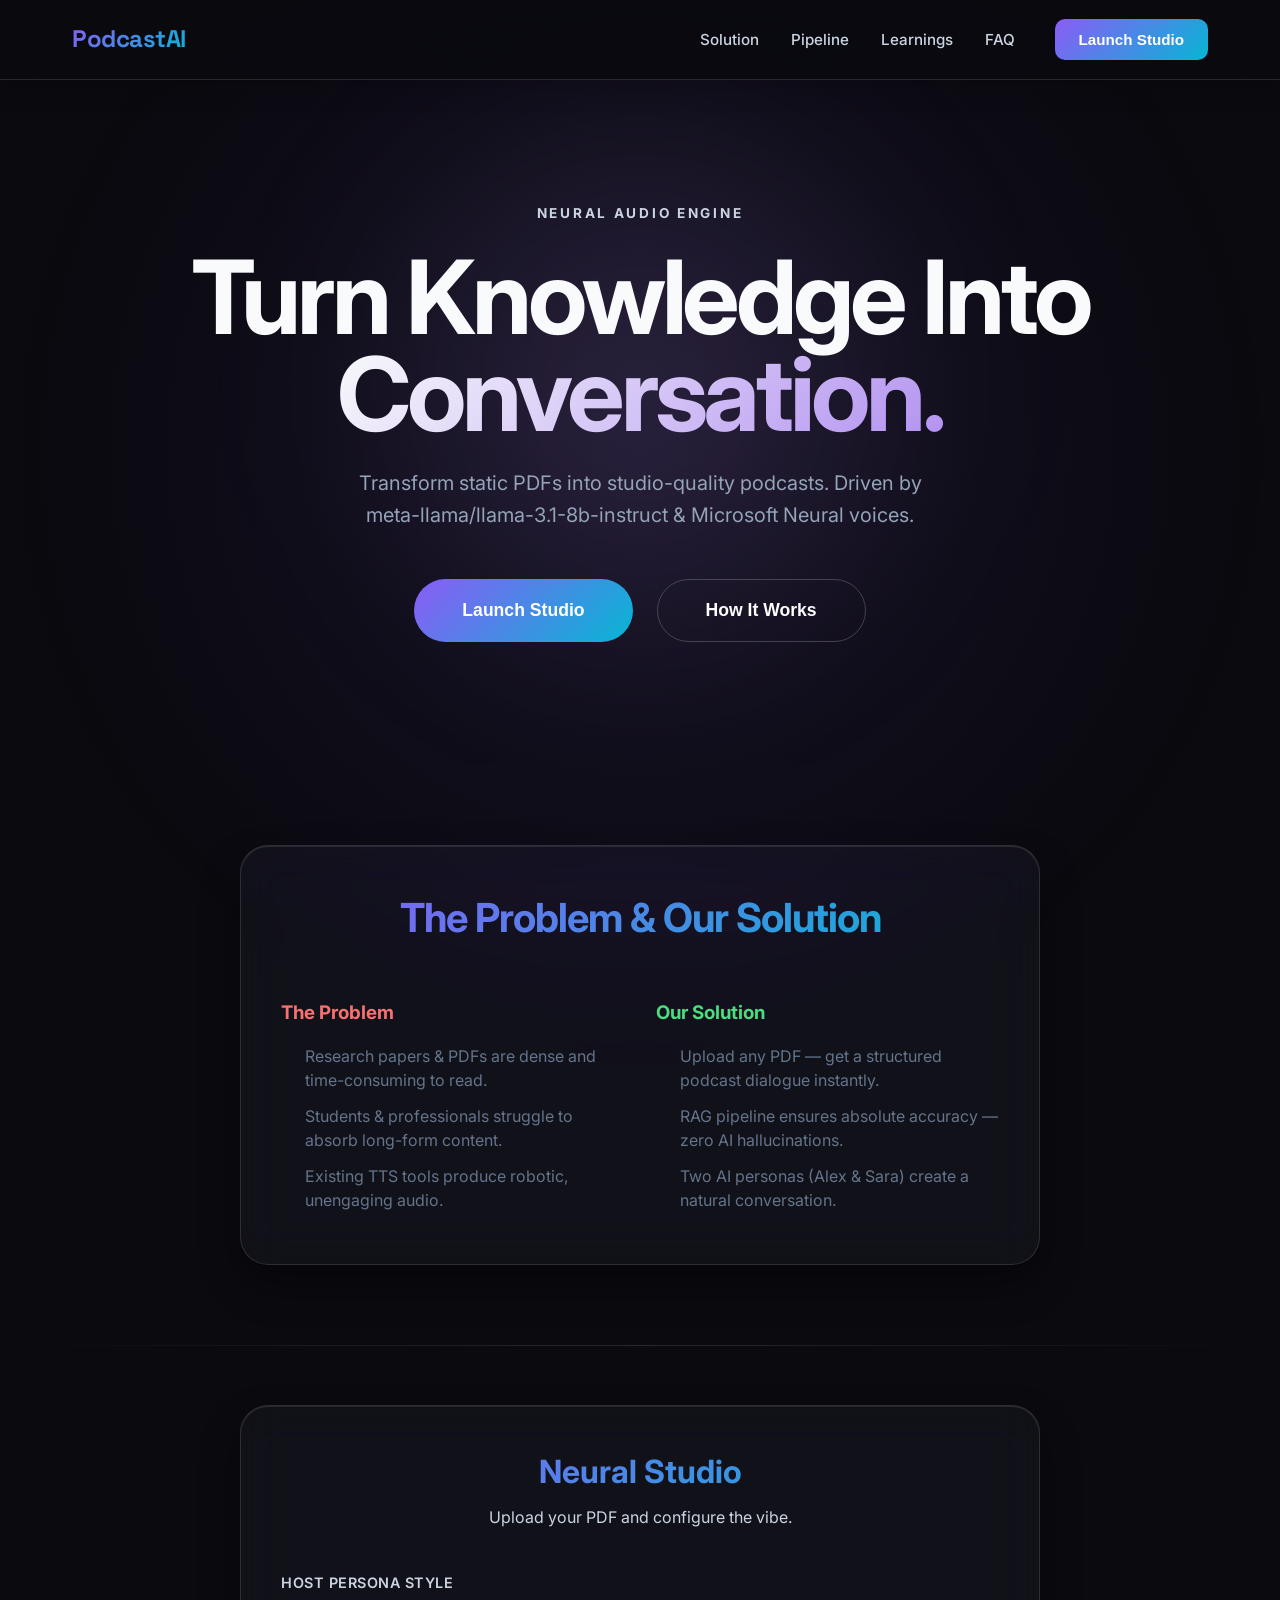
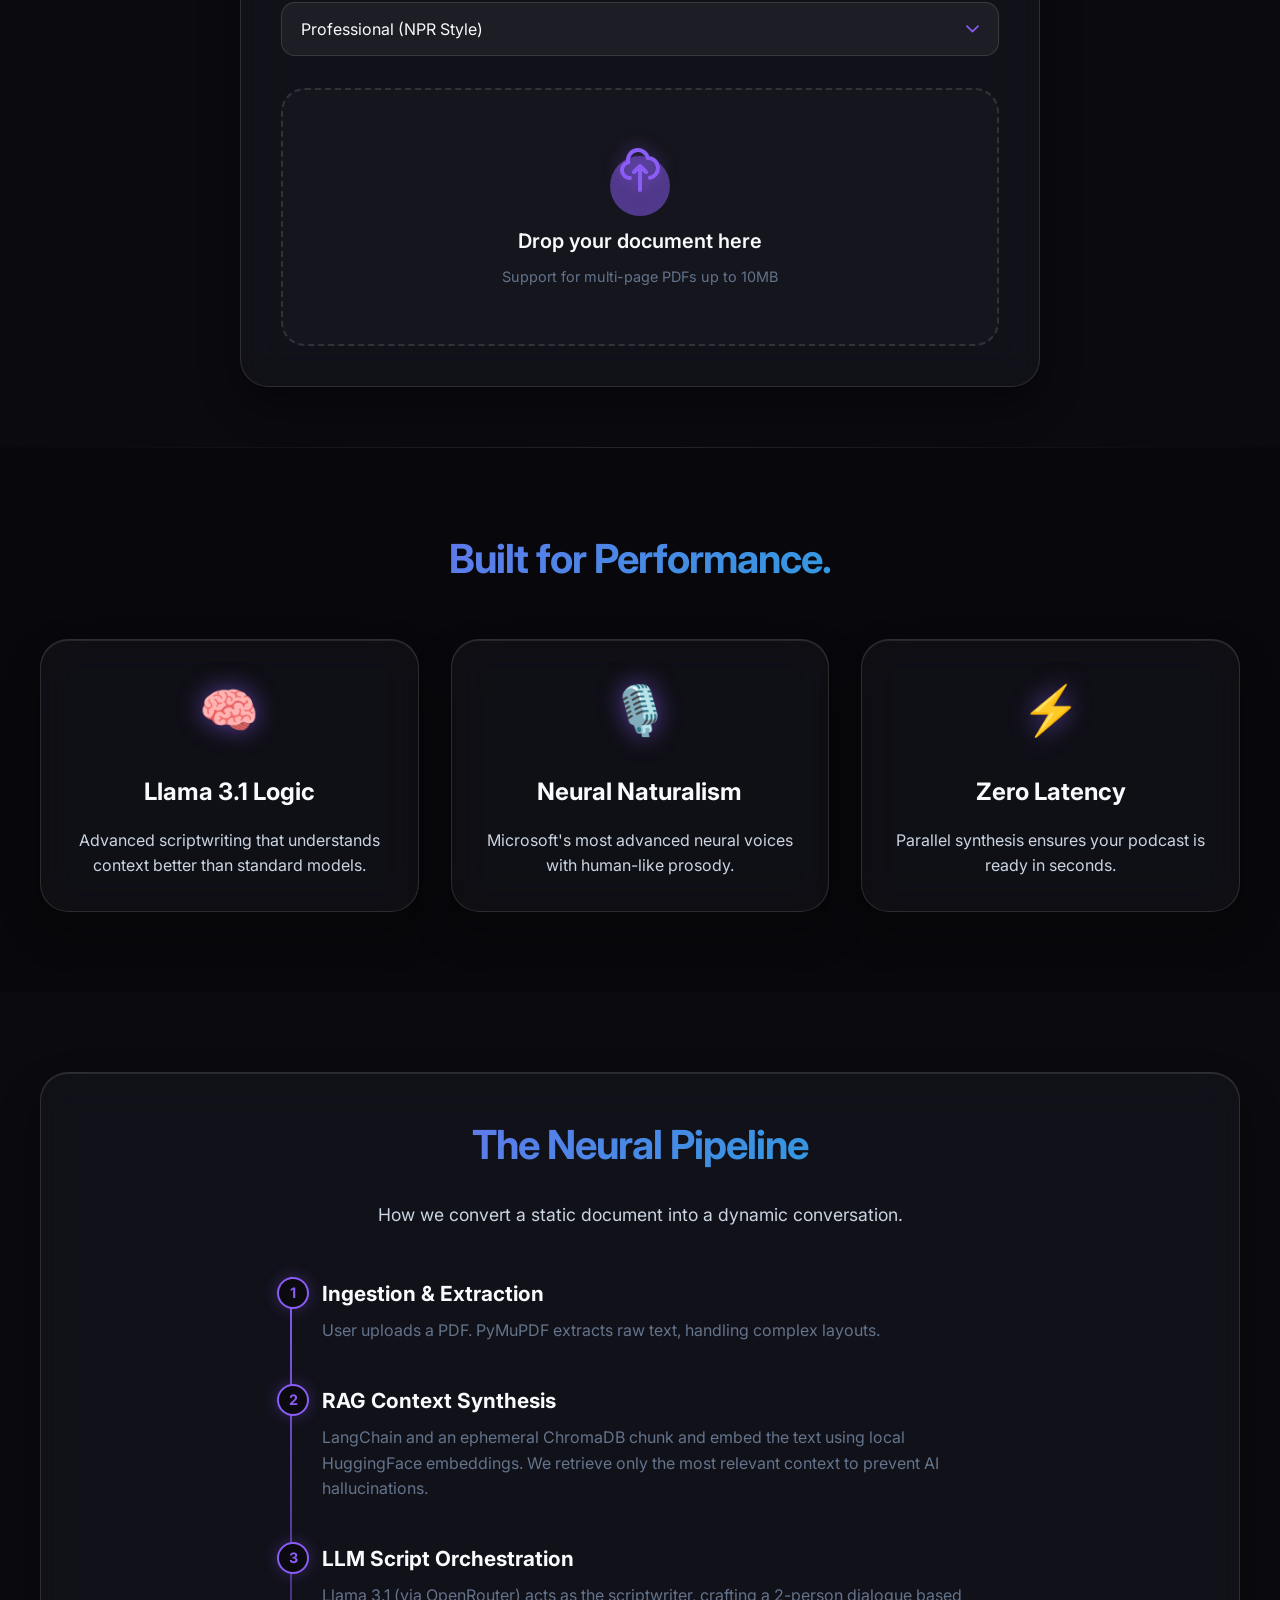
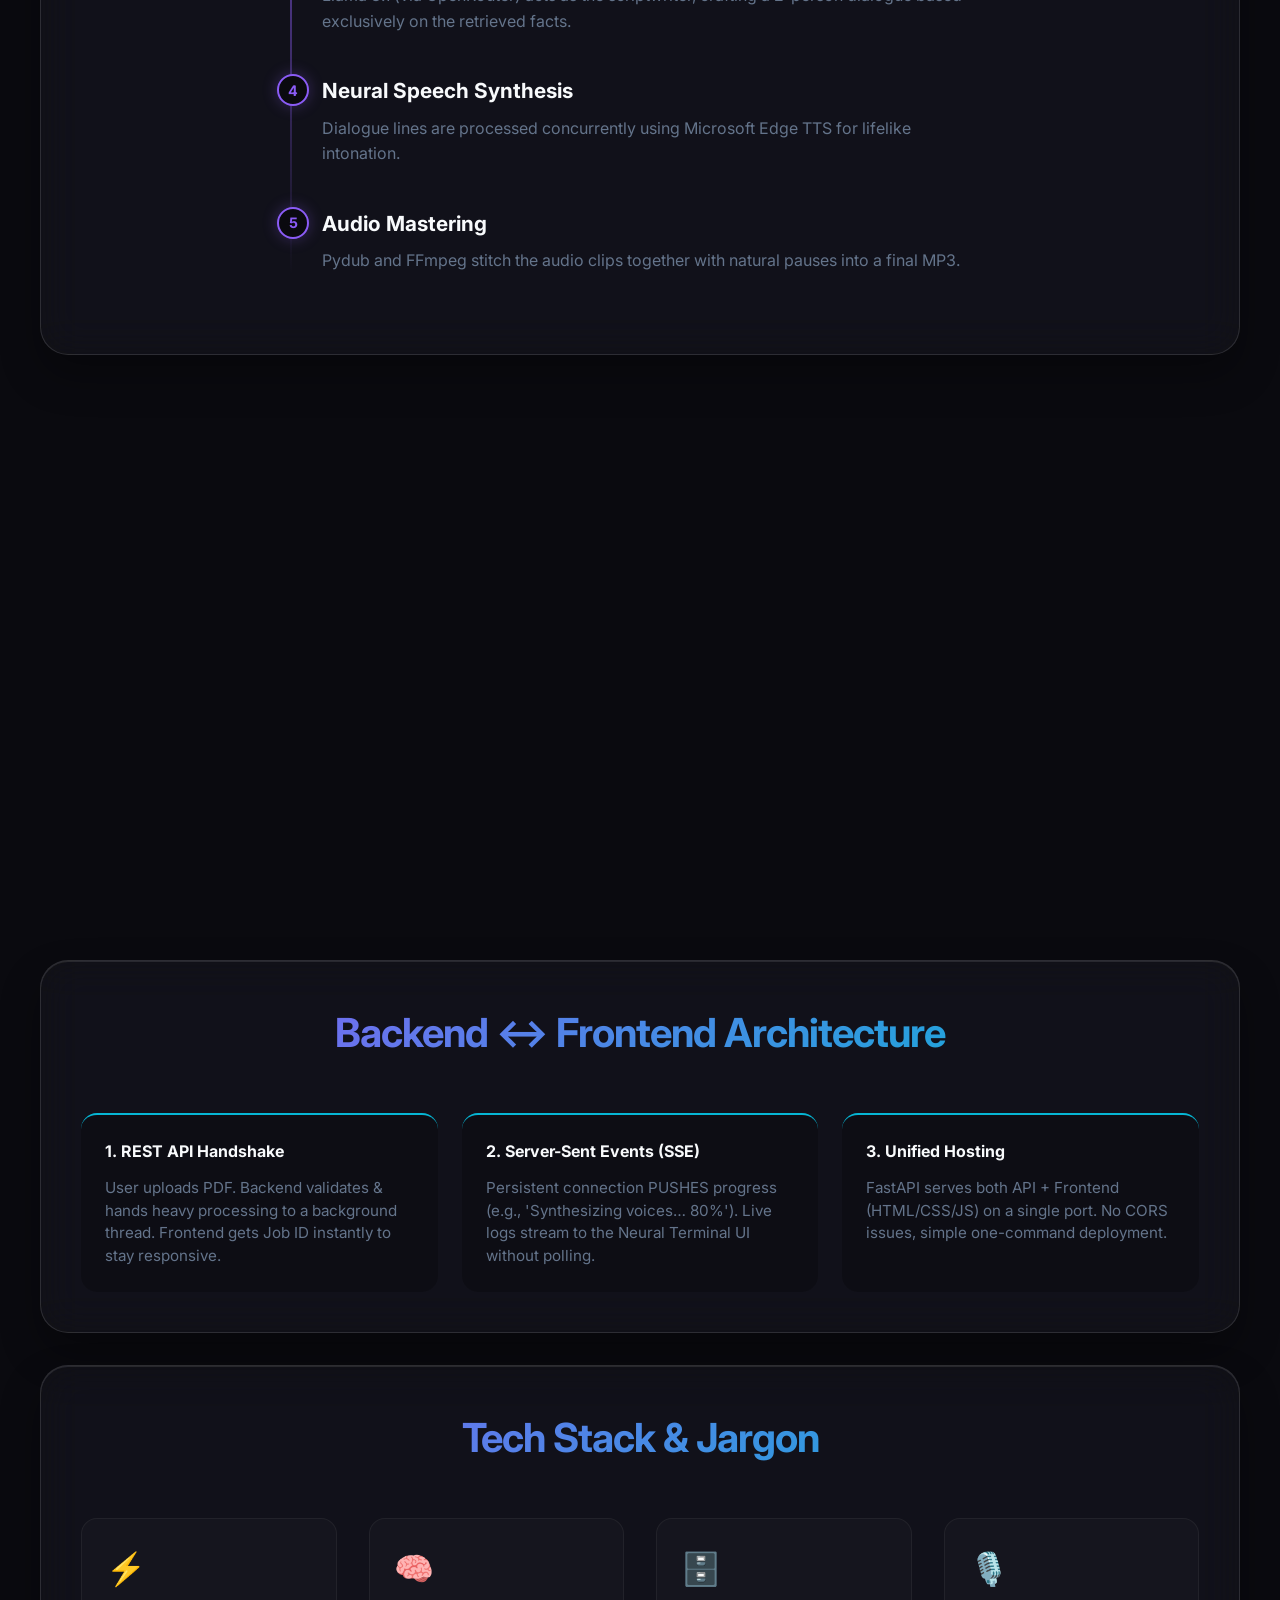
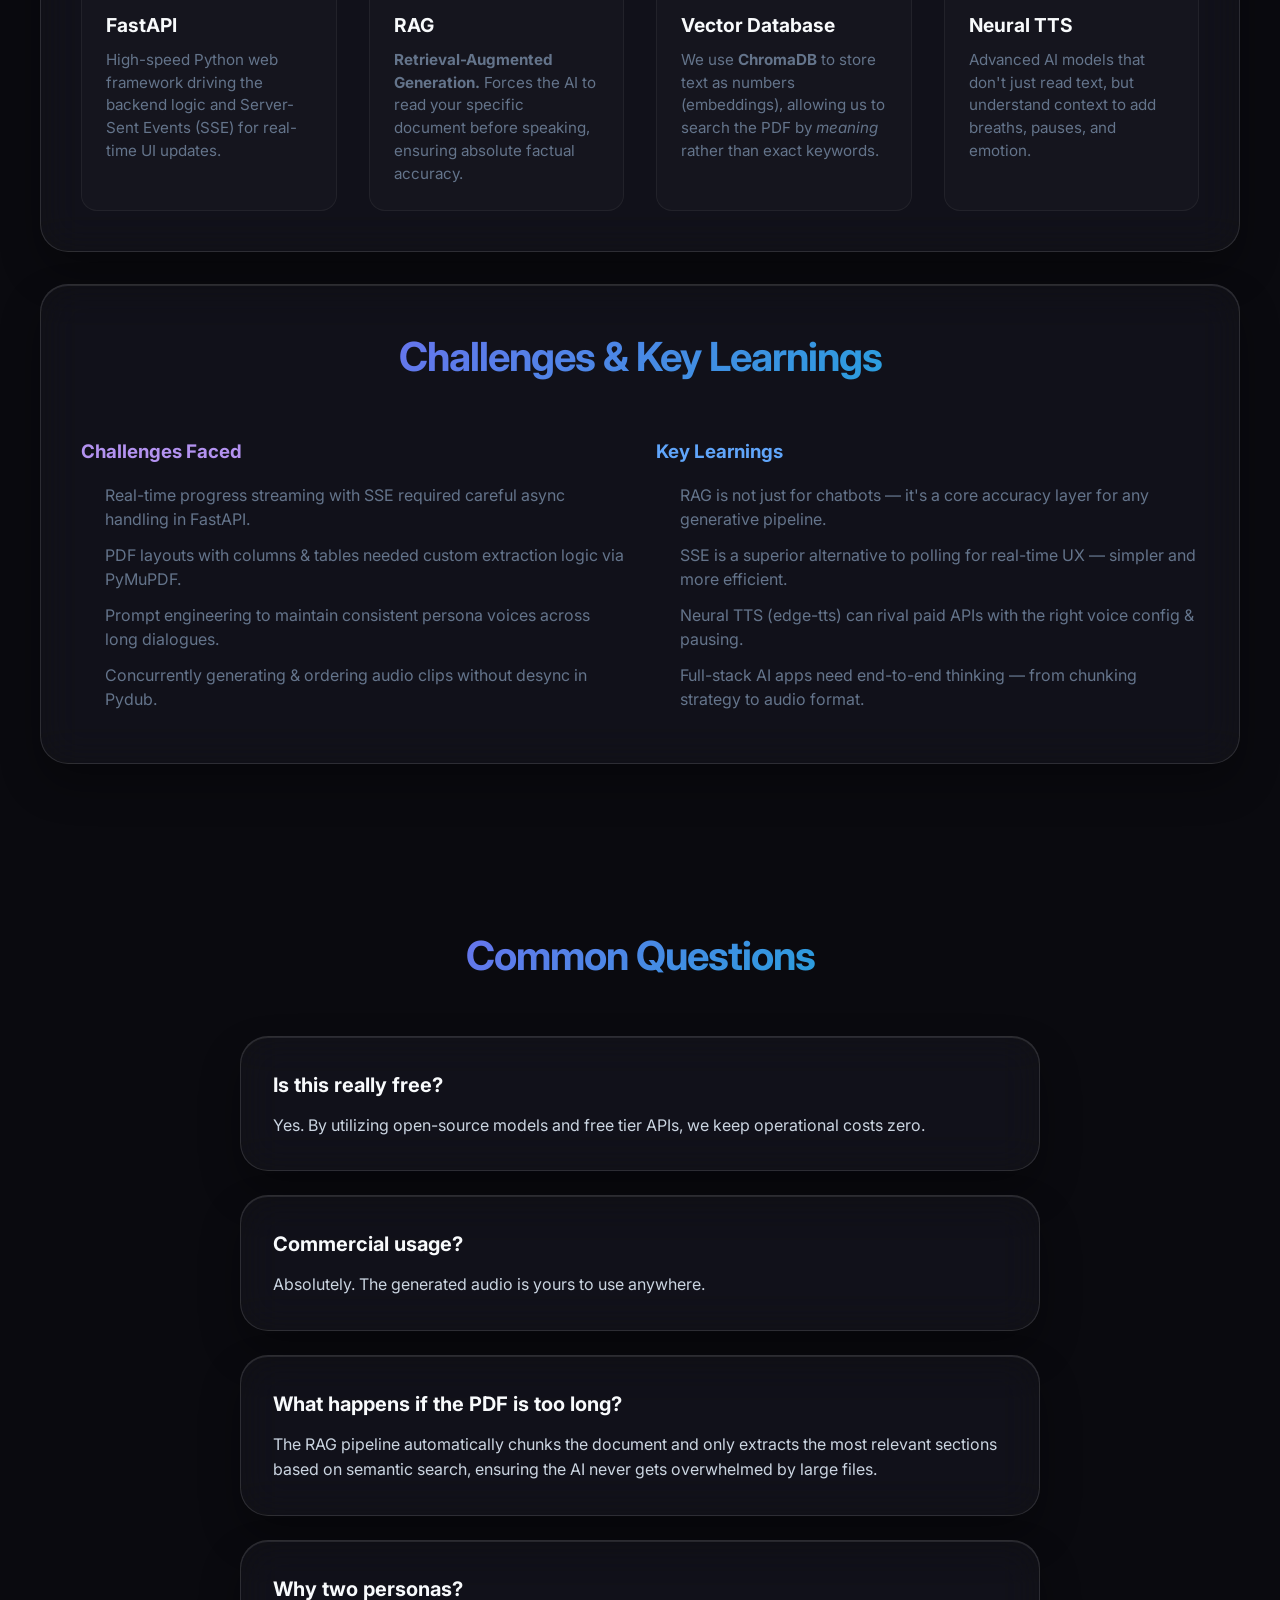
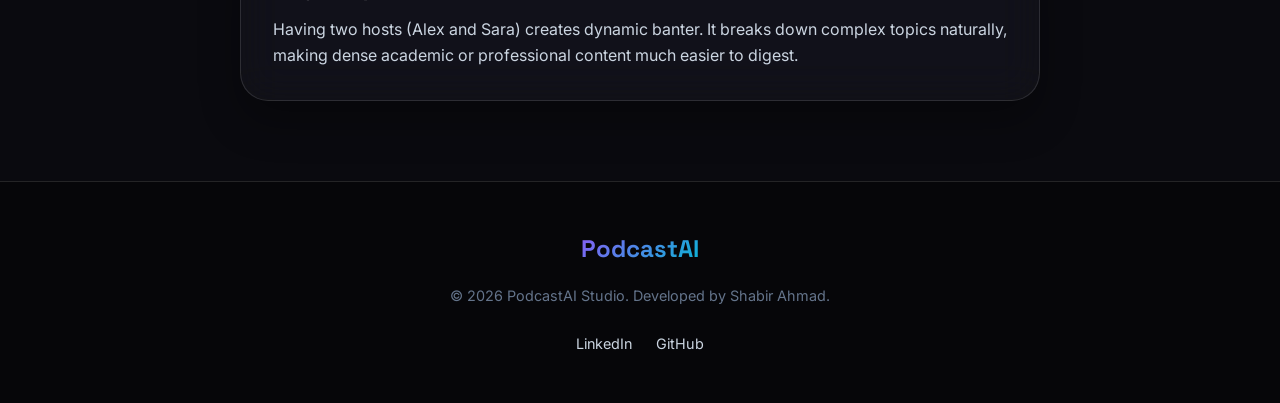
<file: frontend/index.html>
<!DOCTYPE html>
<html lang="en">
<head>
    <meta charset="UTF-8">
    <meta name="viewport" content="width=device-width, initial-scale=1.0, maximum-scale=1.0, user-scalable=no">
    <title>PodcastAI | Neural Audio Intelligence</title>
    <!-- Premium Typography -->
    <link rel="preconnect" href="https://fonts.googleapis.com">
    <link rel="preconnect" href="https://fonts.gstatic.com" crossorigin>
    <link href="https://fonts.googleapis.com/css2?family=Inter:wght@400;500;600&family=Space+Grotesk:wght@500;700&display=swap" rel="stylesheet">
    <link rel="stylesheet" href="style.css">
</head>
<body>
    <div class="background-glow"></div>
    
    <div id="app">
        <!-- Navigation -->
        <nav class="glass-nav">
            <div class="nav-content">
                <div class="logo" onclick="document.getElementById('hero').scrollIntoView({behavior: 'smooth'})">Podcast<span>AI</span></div>
                <div class="nav-actions">
                    <ul class="nav-links">
                        <li><a href="#problem-solution">Solution</a></li>
                        <li><a href="#presentation">Pipeline</a></li>
                        <li><a href="#learnings">Learnings</a></li>
                        <li><a href="#faq">FAQ</a></li>
                    </ul>
                    <button class="btn-primary-sm" onclick="document.getElementById('studio').scrollIntoView({behavior: 'smooth'})">Launch Studio</button>
                </div>
            </div>
        </nav>

        <!-- Hero Section -->
        <header id="hero" class="hero">
            <div class="hero-bg-aura"></div>
            <div class="hero-container cinematic">
                <div class="hero-content text-center">
                    <p class="hero-eyebrow reveal">NEURAL AUDIO ENGINE</p>
                    <h1 class="hero-title reveal">Turn Knowledge Into<br><span>Conversation.</span></h1>
                    <p class="hero-subtitle reveal">Transform static PDFs into studio-quality podcasts. Driven by meta-llama/llama-3.1-8b-instruct & Microsoft Neural voices.</p>
                    <div class="hero-btns justify-center reveal">
                        <button class="btn-primary-lg" onclick="document.getElementById('studio').scrollIntoView({behavior: 'smooth'})">Launch Studio</button>
                        <button class="btn-secondary-lg" onclick="document.getElementById('presentation').scrollIntoView({behavior: 'smooth'})">How It Works</button>
                    </div>
                </div>
            </div>
        </header>

        <!-- Problem & Solution Section -->
        <section id="problem-solution" class="presentation-section">
            <div class="container-sm">
                <div class="glass-card presentation-card reveal">
                    <h2 class="section-title">The Problem & Our Solution</h2>
                    <div class="split-content">
                        <div class="problem-box">
                            <h3 class="text-error mb-1">The Problem</h3>
                            <ul class="learning-list">
                                <li>Research papers & PDFs are dense and time-consuming to read.</li>
                                <li>Students & professionals struggle to absorb long-form content.</li>
                                <li>Existing TTS tools produce robotic, unengaging audio.</li>
                            </ul>
                        </div>
                        <div class="solution-box">
                            <h3 class="text-success mb-1">Our Solution</h3>
                            <ul class="learning-list">
                                <li>Upload any PDF — get a structured podcast dialogue instantly.</li>
                                <li>RAG pipeline ensures absolute accuracy — zero AI hallucinations.</li>
                                <li>Two AI personas (Alex & Sara) create a natural conversation.</li>
                            </ul>
                        </div>
                    </div>
                </div>
            </div>
        </section>

        <!-- Main Studio Section -->
        <main id="studio" class="studio-section">
            <div class="studio-container">
                <div class="glass-card studio-card">
                    <div class="card-header">
                        <h2>Neural Studio</h2>
                        <p>Upload your PDF and configure the vibe.</p>
                    </div>

                    <div class="settings-grid">
                        <div class="setting-item">
                            <label>Host Persona Style</label>
                            <select id="styleSelector">
                                <option value="professional">Professional (NPR Style)</option>
                                <option value="humorous">Humorous (Banter Mode)</option>
                                <option value="deep_dive">Deep Dive (Technical)</option>
                            </select>
                        </div>
                    </div>

                    <div id="dropzone" class="dropzone">
                        <div class="dropzone-content">
                            <div class="icon-pulse">
                                <svg class="upload-icon" fill="none" stroke="currentColor" viewBox="0 0 24 24" xmlns="http://www.w3.org/2000/svg"><path stroke-linecap="round" stroke-linejoin="round" stroke-width="2" d="M7 16a4 4 0 01-.88-7.903A5 5 0 1115.9 6L16 6a5 5 0 011 9.9M15 13l-3-3m0 0l-3 3m3-3v12"></path></svg>
                            </div>
                            <p class="dropzone-text">Drop your document here</p>
                            <p class="dropzone-hint">Support for multi-page PDFs up to 10MB</p>
                            <input type="file" id="fileInput" accept=".pdf" hidden>
                        </div>
                    </div>

                    <!-- Progress Tracker -->
                    <div id="progress-container" class="progress-container hidden">
                        <div class="progress-steps">
                            <div class="step" id="step-1"><div class="dot"></div><span>Scan</span></div>
                            <div class="step" id="step-2"><div class="dot"></div><span>Script</span></div>
                            <div class="step" id="step-3"><div class="dot"></div><span>Voice</span></div>
                            <div class="step" id="step-4"><div class="dot"></div><span>Master</span></div>
                        </div>
                        <div class="progress-bar-bg">
                            <div id="progress-bar" class="progress-bar-fill"></div>
                        </div>
                        <p id="status-text" class="status-text">Initializing...</p>
                    </div>

                    <!-- Terminal Script Preview -->
                    <div id="terminal-container" class="terminal-container hidden">
                        <div class="terminal-header">
                            <span>neural_script_stream.log</span>
                            <div class="terminal-btns"><span></span><span></span><span></span></div>
                        </div>
                        <div id="terminal-content" class="terminal-content"></div>
                    </div>

                    <!-- Final Player -->
                    <div id="player-container" class="player-container hidden">
                        <div class="player-card">
                            <div class="player-info">
                                <h3>Generation Complete</h3>
                                <p>Studio-quality MP3 ready for download.</p>
                            </div>
                            <audio id="audio-player" controls></audio>
                            <div class="player-actions">
                                <a id="download-btn" class="btn-primary-sm" download>Download Episode</a>
                                <button class="btn-secondary-sm" onclick="location.reload()">New Upload</button>
                            </div>
                        </div>
                    </div>
                </div>
            </div>
        </main>

        <!-- Features Section -->
        <section id="features" class="features-section">
            <div class="container">
                <h2 class="section-title">Built for Performance.</h2>
                <div class="features-grid">
                    <div class="feature-card glass-card">
                        <div class="f-icon">🧠</div>
                        <h3>Llama 3.1 Logic</h3>
                        <p>Advanced scriptwriting that understands context better than standard models.</p>
                    </div>
                    <div class="feature-card glass-card">
                        <div class="f-icon">🎙️</div>
                        <h3>Neural Naturalism</h3>
                        <p>Microsoft's most advanced neural voices with human-like prosody.</p>
                    </div>
                    <div class="feature-card glass-card">
                        <div class="f-icon">⚡</div>
                        <h3>Zero Latency</h3>
                        <p>Parallel synthesis ensures your podcast is ready in seconds.</p>
                    </div>
                </div>
            </div>
        </section>

        <!-- Presentation Sections -->
        <section id="presentation" class="presentation-section">
            <div class="container">
                <div class="glass-card presentation-card reveal">
                    <h2 class="section-title">The Neural Pipeline</h2>
                    <p class="section-subtitle text-center">How we convert a static document into a dynamic conversation.</p>
                    
                    <div class="timeline">
                        <div class="timeline-step">
                            <div class="step-number">1</div>
                            <div class="step-content">
                                <h3>Ingestion & Extraction</h3>
                                <p>User uploads a PDF. PyMuPDF extracts raw text, handling complex layouts.</p>
                            </div>
                        </div>
                        <div class="timeline-step">
                            <div class="step-number">2</div>
                            <div class="step-content">
                                <h3>RAG Context Synthesis</h3>
                                <p>LangChain and an ephemeral ChromaDB chunk and embed the text using local HuggingFace embeddings. We retrieve only the most relevant context to prevent AI hallucinations.</p>
                            </div>
                        </div>
                        <div class="timeline-step">
                            <div class="step-number">3</div>
                            <div class="step-content">
                                <h3>LLM Script Orchestration</h3>
                                <p>Llama 3.1 (via OpenRouter) acts as the scriptwriter, crafting a 2-person dialogue based exclusively on the retrieved facts.</p>
                            </div>
                        </div>
                        <div class="timeline-step">
                            <div class="step-number">4</div>
                            <div class="step-content">
                                <h3>Neural Speech Synthesis</h3>
                                <p>Dialogue lines are processed concurrently using Microsoft Edge TTS for lifelike intonation.</p>
                            </div>
                        </div>
                        <div class="timeline-step">
                            <div class="step-number">5</div>
                            <div class="step-content">
                                <h3>Audio Mastering</h3>
                                <p>Pydub and FFmpeg stitch the audio clips together with natural pauses into a final MP3.</p>
                            </div>
                        </div>
                    </div>
                </div>

                <!-- AI Personas & Styles -->
                <div class="glass-card presentation-card reveal mt-2">
                    <h2 class="section-title">AI Personas & Styles</h2>
                    <div class="personas-grid">
                        <div class="persona-card">
                            <div class="persona-avatar alex">A</div>
                            <h4>Alex (Main Host)</h4>
                            <p>Leads conversation, breaks down complex concepts, asks clarifying questions.</p>
                        </div>
                        <div class="persona-card">
                            <div class="persona-avatar sara">S</div>
                            <h4>Sara (Co-Host)</h4>
                            <p>Provides insights, adds depth, challenges assumptions and summarises takeaways.</p>
                        </div>
                    </div>
                    <div class="styles-grid mt-2">
                        <div class="style-card">
                            <h5>Professional (NPR Style)</h5>
                            <p>Formal tone, structured delivery, suitable for academic & corporate content.</p>
                        </div>
                        <div class="style-card">
                            <h5>Humorous (Talk Show)</h5>
                            <p>Light-hearted, witty banter — great for making dry content approachable.</p>
                        </div>
                        <div class="style-card">
                            <h5>Deep Dive (Seminar)</h5>
                            <p>In-depth exploration for technical audiences — research papers & whitepapers.</p>
                        </div>
                    </div>
                </div>

                <!-- Architecture Flow -->
                <div class="glass-card presentation-card reveal mt-2">
                    <h2 class="section-title">Backend ↔ Frontend Architecture</h2>
                    <div class="architecture-flow">
                        <div class="arch-step">
                            <h4>1. REST API Handshake</h4>
                            <p>User uploads PDF. Backend validates & hands heavy processing to a background thread. Frontend gets Job ID instantly to stay responsive.</p>
                        </div>
                        <div class="arch-step">
                            <h4>2. Server-Sent Events (SSE)</h4>
                            <p>Persistent connection PUSHES progress (e.g., 'Synthesizing voices… 80%'). Live logs stream to the Neural Terminal UI without polling.</p>
                        </div>
                        <div class="arch-step">
                            <h4>3. Unified Hosting</h4>
                            <p>FastAPI serves both API + Frontend (HTML/CSS/JS) on a single port. No CORS issues, simple one-command deployment.</p>
                        </div>
                    </div>
                </div>

                <!-- Tech Stack -->
                <div class="glass-card presentation-card reveal mt-2">
                    <h2 class="section-title">Tech Stack & Jargon</h2>
                    <div class="tech-grid">
                        <div class="tech-item">
                            <div class="tech-icon">⚡</div>
                            <h4>FastAPI</h4>
                            <p>High-speed Python web framework driving the backend logic and Server-Sent Events (SSE) for real-time UI updates.</p>
                        </div>
                        <div class="tech-item">
                            <div class="tech-icon">🧠</div>
                            <h4>RAG</h4>
                            <p><strong>Retrieval-Augmented Generation.</strong> Forces the AI to read your specific document before speaking, ensuring absolute factual accuracy.</p>
                        </div>
                        <div class="tech-item">
                            <div class="tech-icon">🗄️</div>
                            <h4>Vector Database</h4>
                            <p>We use <strong>ChromaDB</strong> to store text as numbers (embeddings), allowing us to search the PDF by <em>meaning</em> rather than exact keywords.</p>
                        </div>
                        <div class="tech-item">
                            <div class="tech-icon">🎙️</div>
                            <h4>Neural TTS</h4>
                            <p>Advanced AI models that don't just read text, but understand context to add breaths, pauses, and emotion.</p>
                        </div>
                    </div>
                </div>

                <!-- Challenges & Learnings -->
                <div class="glass-card presentation-card reveal mt-2">
                    <h2 class="section-title">Challenges & Key Learnings</h2>
                    <div class="split-content">
                        <div>
                            <h3 class="mb-1 text-primary">Challenges Faced</h3>
                            <ul class="learning-list">
                                <li>Real-time progress streaming with SSE required careful async handling in FastAPI.</li>
                                <li>PDF layouts with columns & tables needed custom extraction logic via PyMuPDF.</li>
                                <li>Prompt engineering to maintain consistent persona voices across long dialogues.</li>
                                <li>Concurrently generating & ordering audio clips without desync in Pydub.</li>
                            </ul>
                        </div>
                        <div>
                            <h3 class="mb-1 text-secondary">Key Learnings</h3>
                            <ul class="learning-list">
                                <li>RAG is not just for chatbots — it's a core accuracy layer for any generative pipeline.</li>
                                <li>SSE is a superior alternative to polling for real-time UX — simpler and more efficient.</li>
                                <li>Neural TTS (edge-tts) can rival paid APIs with the right voice config & pausing.</li>
                                <li>Full-stack AI apps need end-to-end thinking — from chunking strategy to audio format.</li>
                            </ul>
                        </div>
                    </div>
                </div>

            </div>
        </section>

        <!-- FAQ Section -->
        <section id="faq" class="faq-section">
            <div class="container-sm">
                <h2 class="section-title">Common Questions</h2>
                <div class="faq-list">
                    <div class="faq-item glass-card">
                        <h4>Is this really free?</h4>
                        <p>Yes. By utilizing open-source models and free tier APIs, we keep operational costs zero.</p>
                    </div>
                    <div class="faq-item glass-card">
                        <h4>Commercial usage?</h4>
                        <p>Absolutely. The generated audio is yours to use anywhere.</p>
                    </div>
                    <div class="faq-item glass-card">
                        <h4>What happens if the PDF is too long?</h4>
                        <p>The RAG pipeline automatically chunks the document and only extracts the most relevant sections based on semantic search, ensuring the AI never gets overwhelmed by large files.</p>
                    </div>
                    <div class="faq-item glass-card">
                        <h4>Why two personas?</h4>
                        <p>Having two hosts (Alex and Sara) creates dynamic banter. It breaks down complex topics naturally, making dense academic or professional content much easier to digest.</p>
                    </div>
                </div>
            </div>
        </section>

        <!-- Footer -->
        <footer class="luxury-footer">
            <div class="footer-content">
                <div class="footer-logo">Podcast<span>AI</span></div>
                <p>&copy; 2026 PodcastAI Studio. Developed by Shabir Ahmad.</p>
                <div class="footer-socials">
                    <a href="https://www.linkedin.com/in/shabir-ahmad-ai/" target="_blank">LinkedIn</a>
                    <a href="https://www.github.com/Shabir-Ahmad-tech" target="_blank">GitHub</a>
                </div>
            </div>
        </footer>
    </div>

    <script src="app.js"></script>
</body>
</html>
</file>
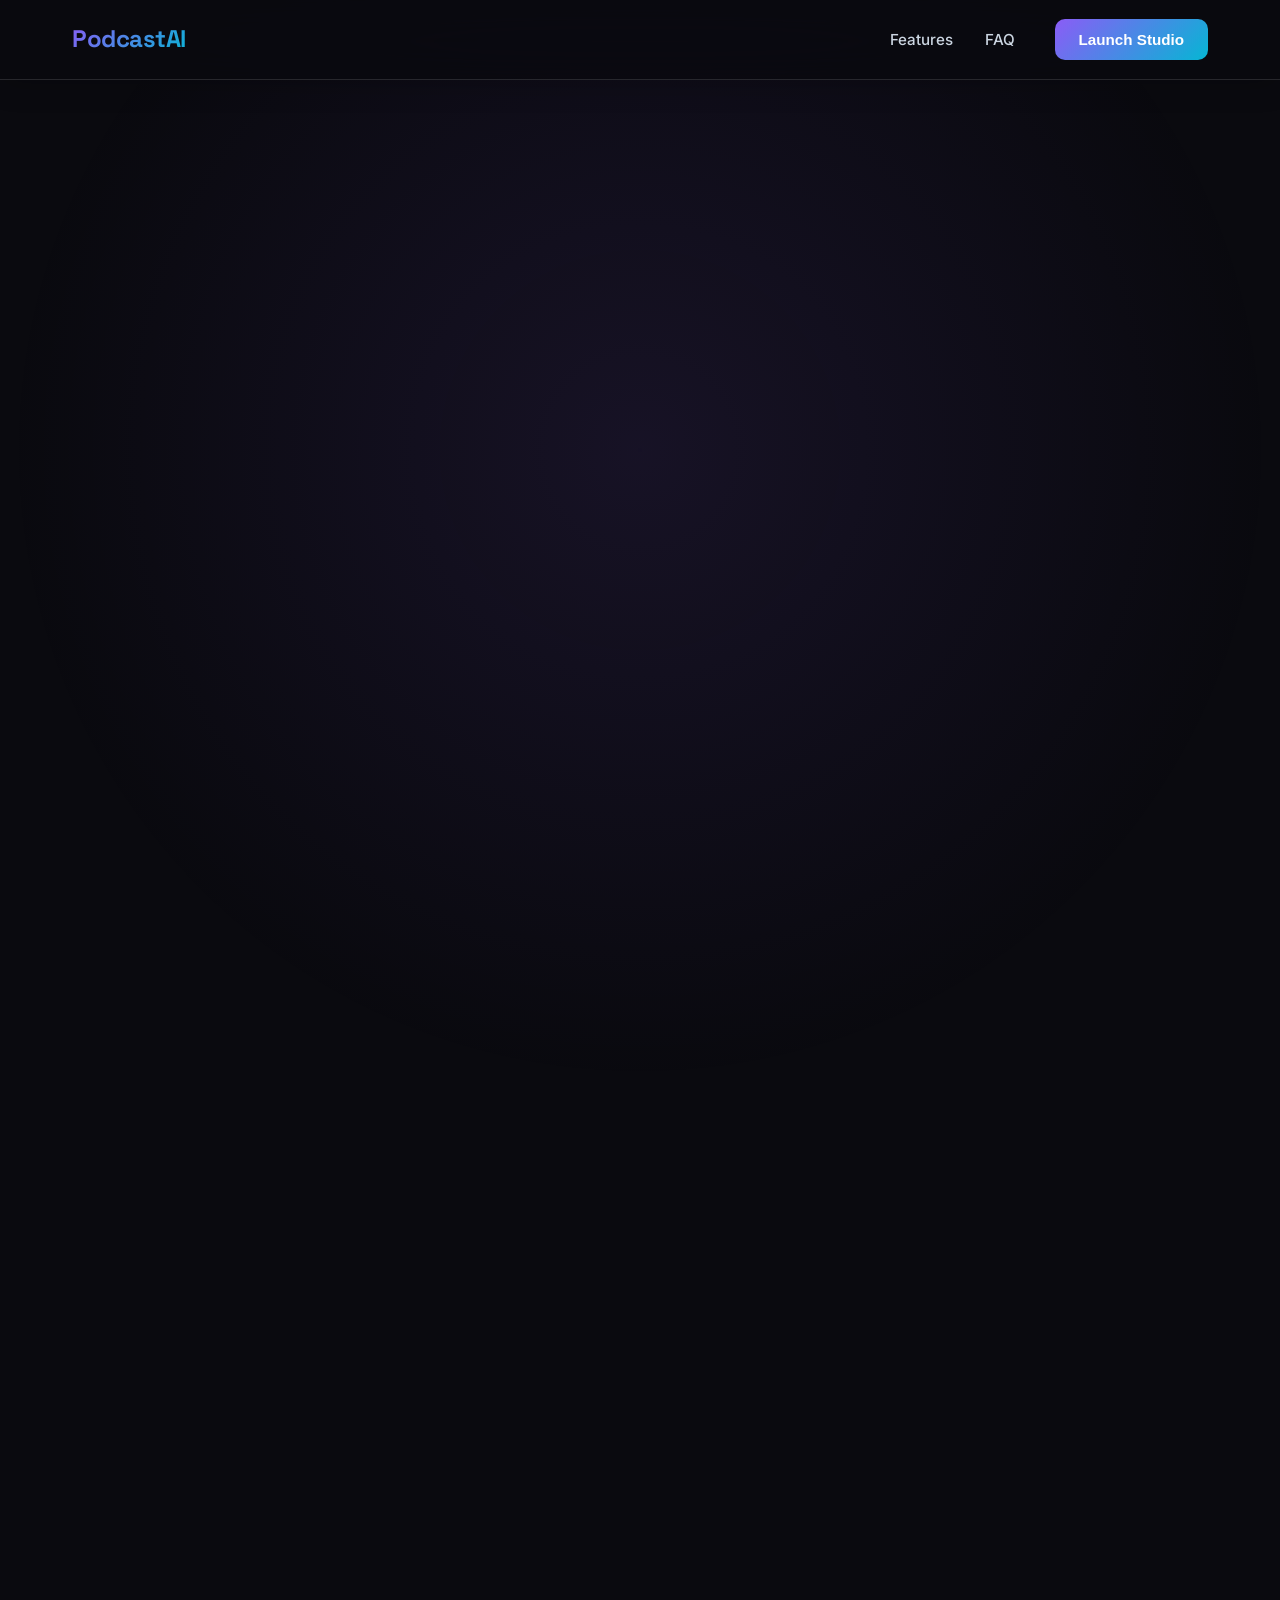
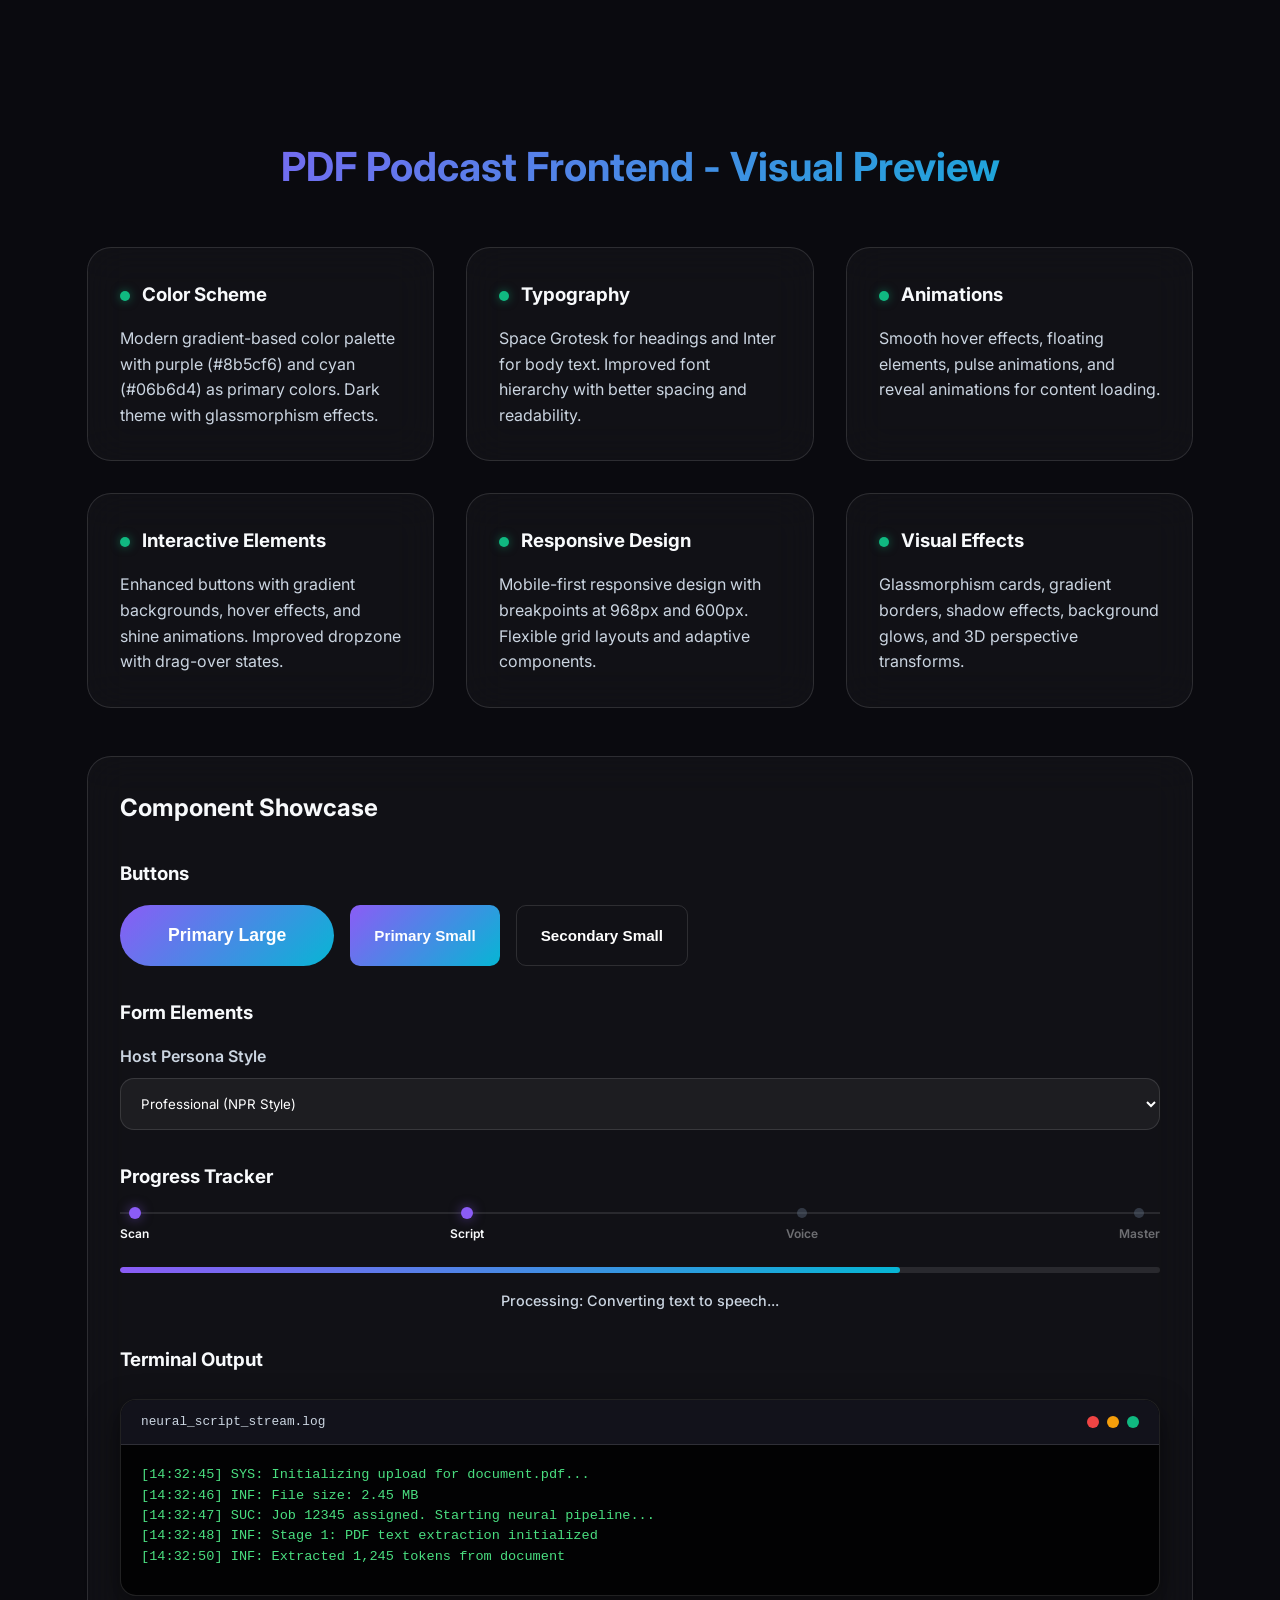
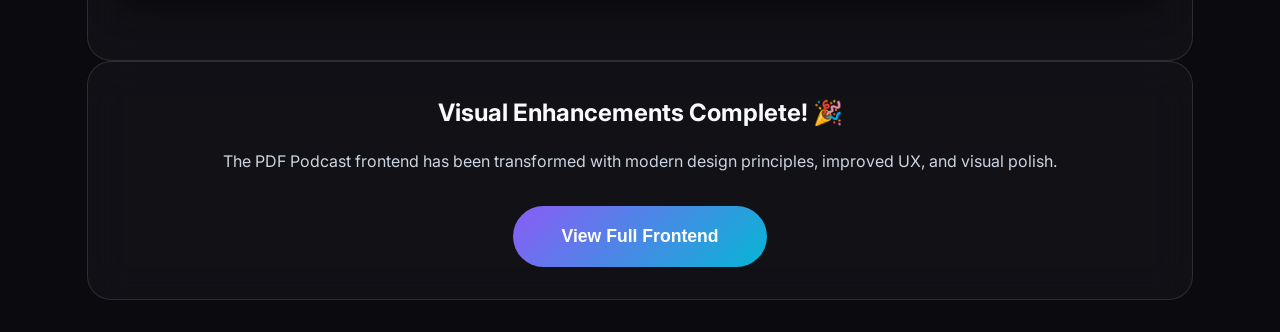
<file: frontend/test_preview.html>
<!DOCTYPE html>
<html lang="en">
<head>
    <meta charset="UTF-8">
    <meta name="viewport" content="width=device-width, initial-scale=1.0">
    <title>PDF Podcast Frontend - Visual Preview</title>
    <link rel="preconnect" href="https://fonts.googleapis.com">
    <link rel="preconnect" href="https://fonts.gstatic.com" crossorigin>
    <link href="https://fonts.googleapis.com/css2?family=Inter:wght@400;500;600&family=Space+Grotesk:wght@500;700&display=swap" rel="stylesheet">
    <link rel="stylesheet" href="style.css">
    <style>
        .demo-container {
            max-width: 1200px;
            margin: 0 auto;
            padding: 2rem;
        }
        
        .demo-title {
            text-align: center;
            margin-bottom: 3rem;
            font-size: 2.5rem;
            background: linear-gradient(135deg, #8b5cf6 0%, #06b6d4 100%);
            -webkit-background-clip: text;
            -webkit-text-fill-color: transparent;
            background-clip: text;
        }
        
        .demo-grid {
            display: grid;
            grid-template-columns: repeat(auto-fit, minmax(300px, 1fr));
            gap: 2rem;
            margin-bottom: 3rem;
        }
        
        .demo-card {
            background: rgba(255, 255, 255, 0.03);
            border: 1px solid rgba(255, 255, 255, 0.12);
            border-radius: 24px;
            padding: 2rem;
            backdrop-filter: blur(20px);
        }
        
        .demo-card h3 {
            margin-bottom: 1rem;
            color: #f8fafc;
        }
        
        .demo-card p {
            color: #cbd5e1;
            line-height: 1.6;
        }
        
        .status-indicator {
            display: inline-block;
            width: 10px;
            height: 10px;
            border-radius: 50%;
            margin-right: 0.5rem;
        }
        
        .status-active {
            background: #10b981;
            box-shadow: 0 0 10px rgba(16, 185, 129, 0.5);
        }
        
        .status-inactive {
            background: #64748b;
        }
    </style>
</head>
<body>
    <div class="background-glow"></div>
    
    <div id="app">
        <!-- Navigation -->
        <nav class="glass-nav">
            <div class="nav-content">
                <div class="logo">Podcast<span>AI</span></div>
                <div class="nav-actions">
                    <ul class="nav-links">
                        <li><a href="#features">Features</a></li>
                        <li><a href="#faq">FAQ</a></li>
                    </ul>
                    <button class="btn-primary-sm" onclick="alert('Launch Studio clicked!')">Launch Studio</button>
                </div>
            </div>
        </nav>

        <!-- Hero Section -->
        <header class="hero">
            <div class="hero-container">
                <div class="hero-content">
                    <h1 class="hero-title reveal">Knowledge,<br><span>Re-Vocalized.</span></h1>
                    <p class="hero-subtitle reveal">Transform dense documents into studio-quality conversations. Driven by Llama 3.1 & Microsoft Neural voices.</p>
                    <div class="hero-btns reveal">
                        <button class="btn-primary-lg" onclick="alert('Start Converting clicked!')">Start Converting</button>
                    </div>
                </div>
                <div class="hero-image-wrapper reveal">
                    <img src="hero.png" alt="Neural Visual" class="hero-img" onerror="this.style.backgroundColor='rgba(139, 92, 246, 0.1)'">
                    <div class="image-overlay"></div>
                </div>
            </div>
        </header>

        <div class="demo-container">
            <h1 class="demo-title">PDF Podcast Frontend - Visual Preview</h1>
            
            <div class="demo-grid">
                <div class="demo-card">
                    <h3><span class="status-indicator status-active"></span> Color Scheme</h3>
                    <p>Modern gradient-based color palette with purple (#8b5cf6) and cyan (#06b6d4) as primary colors. Dark theme with glassmorphism effects.</p>
                </div>
                
                <div class="demo-card">
                    <h3><span class="status-indicator status-active"></span> Typography</h3>
                    <p>Space Grotesk for headings and Inter for body text. Improved font hierarchy with better spacing and readability.</p>
                </div>
                
                <div class="demo-card">
                    <h3><span class="status-indicator status-active"></span> Animations</h3>
                    <p>Smooth hover effects, floating elements, pulse animations, and reveal animations for content loading.</p>
                </div>
                
                <div class="demo-card">
                    <h3><span class="status-indicator status-active"></span> Interactive Elements</h3>
                    <p>Enhanced buttons with gradient backgrounds, hover effects, and shine animations. Improved dropzone with drag-over states.</p>
                </div>
                
                <div class="demo-card">
                    <h3><span class="status-indicator status-active"></span> Responsive Design</h3>
                    <p>Mobile-first responsive design with breakpoints at 968px and 600px. Flexible grid layouts and adaptive components.</p>
                </div>
                
                <div class="demo-card">
                    <h3><span class="status-indicator status-active"></span> Visual Effects</h3>
                    <p>Glassmorphism cards, gradient borders, shadow effects, background glows, and 3D perspective transforms.</p>
                </div>
            </div>
            
            <div class="demo-card">
                <h2>Component Showcase</h2>
                
                <div style="margin: 2rem 0;">
                    <h3>Buttons</h3>
                    <div style="display: flex; gap: 1rem; flex-wrap: wrap; margin: 1rem 0;">
                        <button class="btn-primary-lg">Primary Large</button>
                        <button class="btn-primary-sm">Primary Small</button>
                        <button class="btn-secondary-sm">Secondary Small</button>
                    </div>
                </div>
                
                <div style="margin: 2rem 0;">
                    <h3>Form Elements</h3>
                    <div style="margin: 1rem 0;">
                        <label style="display: block; margin-bottom: 0.5rem; color: #cbd5e1; font-weight: 600;">Host Persona Style</label>
                        <select id="demoSelector" style="width: 100%; background: rgba(255,255,255,0.05); border: 1px solid rgba(255,255,255,0.12); padding: 1rem; border-radius: 14px; color: white; font-family: inherit;">
                            <option value="professional">Professional (NPR Style)</option>
                            <option value="humorous">Humorous (Banter Mode)</option>
                            <option value="deep_dive">Deep Dive (Technical)</option>
                        </select>
                    </div>
                </div>
                
                <div style="margin: 2rem 0;">
                    <h3>Progress Tracker</h3>
                    <div class="progress-steps">
                        <div class="step active"><div class="dot"></div><span>Scan</span></div>
                        <div class="step active"><div class="dot"></div><span>Script</span></div>
                        <div class="step"><div class="dot"></div><span>Voice</span></div>
                        <div class="step"><div class="dot"></div><span>Master</span></div>
                    </div>
                    <div class="progress-bar-bg">
                        <div class="progress-bar-fill" style="width: 50%"></div>
                    </div>
                    <p class="status-text">Processing: Converting text to speech...</p>
                </div>
                
                <div style="margin: 2rem 0;">
                    <h3>Terminal Output</h3>
                    <div class="terminal-container">
                        <div class="terminal-header">
                            <span>neural_script_stream.log</span>
                            <div class="terminal-btns"><span></span><span></span><span></span></div>
                        </div>
                        <div class="terminal-content">
                            <div>[14:32:45] SYS: Initializing upload for document.pdf...</div>
                            <div>[14:32:46] INF: File size: 2.45 MB</div>
                            <div>[14:32:47] SUC: Job 12345 assigned. Starting neural pipeline...</div>
                            <div>[14:32:48] INF: Stage 1: PDF text extraction initialized</div>
                            <div>[14:32:50] INF: Extracted 1,245 tokens from document</div>
                        </div>
                    </div>
                </div>
            </div>
            
            <div class="demo-card" style="text-align: center;">
                <h2>Visual Enhancements Complete! 🎉</h2>
                <p style="color: #cbd5e1; margin: 1rem 0 2rem;">The PDF Podcast frontend has been transformed with modern design principles, improved UX, and visual polish.</p>
                <button class="btn-primary-lg" onclick="window.open('index.html', '_blank')">View Full Frontend</button>
            </div>
        </div>
    </div>
    
    <script>
        // Simple demo interactions
        document.querySelectorAll('.btn-primary-lg, .btn-primary-sm, .btn-secondary-sm').forEach(btn => {
            btn.addEventListener('click', function(e) {
                if(this.textContent.includes('View Full')) return;
                alert(`Button clicked: ${this.textContent}`);
            });
        });
        
        // Animate progress bar
        setTimeout(() => {
            const progressFill = document.querySelector('.progress-bar-fill');
            progressFill.style.width = '75%';
        }, 1000);
    </script>
</body>
</html>
</file>
<file: frontend/style.css>
:root {
    --bg-color: #0a0a0f;
    --surface: rgba(255, 255, 255, 0.05);
    --border: rgba(255, 255, 255, 0.12);
    --primary: #8b5cf6;
    --primary-glow: rgba(139, 92, 246, 0.5);
    --secondary: #06b6d4;
    --secondary-glow: rgba(6, 182, 212, 0.4);
    --accent: #f59e0b;
    --accent-glow: rgba(245, 158, 11, 0.3);
    --text-main: #f8fafc;
    --text-muted: #cbd5e1;
    --text-dim: #64748b;
    --error: #ef4444;
    --success: #10b981;
    --font-heading: 'Space Grotesk', sans-serif;
    --font-body: 'Inter', sans-serif;
    --gradient-primary: linear-gradient(135deg, #8b5cf6 0%, #06b6d4 100%);
    --gradient-secondary: linear-gradient(135deg, #f59e0b 0%, #ef4444 100%);
}

/* 🧱 Base Reset */
* {
    box-sizing: border-box;
    margin: 0;
    padding: 0;
}

html {
    scroll-behavior: smooth;
    overflow-x: hidden;
}

body {
    background-color: var(--bg-color);
    color: var(--text-main);
    font-family: var(--font-body);
    line-height: 1.6;
    overflow-x: hidden;
    width: 100%;
}

/* 🛡️ Explicit Layout Fix */
#app {
    display: flex;
    flex-direction: column;
    width: 100%;
    min-height: 100vh;
}

header,
section,
main,
footer,
nav {
    display: block;
    /* Ensure block display to prevent flex leaks */
    width: 100%;
}

/* 🌌 Background Glow */
.background-glow {
    position: fixed;
    top: 50%;
    left: 50%;
    width: 100vw;
    height: 100vw;
    background: radial-gradient(circle, var(--primary-glow) 0%, rgba(5, 5, 8, 0) 70%);
    transform: translate(-50%, -50%);
    z-index: -1;
    opacity: 0.2;
    pointer-events: none;
}

/* 🧭 Navigation */
.glass-nav {
    position: fixed;
    top: 0;
    width: 100%;
    height: 80px;
    background: rgba(10, 10, 15, 0.85);
    backdrop-filter: blur(25px) saturate(180%);
    border-bottom: 1px solid var(--border);
    z-index: 1000;
    box-shadow: 0 4px 30px rgba(0, 0, 0, 0.2);
}

.nav-content {
    max-width: 1200px;
    margin: 0 auto;
    height: 100%;
    display: flex;
    justify-content: space-between;
    align-items: center;
    padding: 0 2rem;
}

.logo {
    font-family: var(--font-heading);
    font-size: 1.5rem;
    font-weight: 700;
    background: var(--gradient-primary);
    -webkit-background-clip: text;
    -webkit-text-fill-color: transparent;
    background-clip: text;
    letter-spacing: -0.5px;
    cursor: pointer;
    transition: all 0.3s ease;
}

.logo:hover {
    opacity: 0.8;
    transform: translateY(-1px);
}

.nav-actions {
    display: flex;
    align-items: center;
    gap: 2.5rem;
}

.nav-links {
    display: flex;
    list-style: none;
    gap: 2rem;
}

.nav-links a {
    text-decoration: none;
    color: var(--text-muted);
    font-weight: 500;
    font-size: 0.95rem;
    transition: all 0.3s ease;
    position: relative;
    padding: 0.5rem 0;
}

.nav-links a:hover {
    color: var(--text-main);
}

.nav-links a::after {
    content: '';
    position: absolute;
    bottom: 0;
    left: 0;
    width: 0;
    height: 2px;
    background: var(--gradient-primary);
    transition: width 0.3s ease;
}

.nav-links a:hover::after {
    width: 100%;
}

/* 🎭 Hero Section: Acoustic Void */
.hero {
    padding: 180px 2rem 100px;
    display: flex;
    justify-content: center;
    position: relative;
    overflow: hidden;
    min-height: 85vh;
    align-items: center;
}

.hero-bg-aura {
    position: absolute;
    top: 50%;
    left: 50%;
    transform: translate(-50%, -50%);
    width: 800px;
    height: 800px;
    background: radial-gradient(circle, rgba(179, 146, 240, 0.15) 0%, transparent 60%);
    filter: blur(80px);
    z-index: -1;
    animation: pulse-aura 8s ease-in-out infinite alternate;
}

@keyframes pulse-aura {
    0% {
        transform: translate(-50%, -50%) scale(1);
        opacity: 0.8;
    }

    100% {
        transform: translate(-50%, -50%) scale(1.2);
        opacity: 1;
    }
}

.hero-container.cinematic {
    max-width: 900px;
    width: 100%;
    display: flex;
    flex-direction: column;
    align-items: center;
    text-align: center;
    z-index: 1;
}

.text-center {
    text-align: center;
}

.justify-center {
    justify-content: center;
}

.hero-eyebrow {
    font-size: 0.85rem;
    font-weight: 700;
    letter-spacing: 0.2em;
    color: var(--text-muted);
    margin-bottom: 1.5rem;
    text-transform: uppercase;
}

.hero-title {
    font-size: clamp(4rem, 8vw, 6.5rem);
    line-height: 0.95;
    margin-bottom: 1.5rem;
    font-weight: 700;
    letter-spacing: -0.04em;
    color: #F8FAFC;
}

.hero-title span {
    background: linear-gradient(135deg, #F8FAFC 0%, #B392F0 100%);
    -webkit-background-clip: text;
    -webkit-text-fill-color: transparent;
    background-clip: text;
    display: inline-block;
}

.hero-subtitle {
    font-size: 1.25rem;
    color: #94A3B8;
    max-width: 600px;
    margin: 0 auto 3rem;
    line-height: 1.6;
    font-weight: 400;
}

.hero-btns {
    display: flex;
    gap: 1.5rem;
    flex-wrap: wrap;
}

/* Pill buttons for luxury feel */
.btn-primary-lg,
.btn-secondary-lg {
    border-radius: 50px !important;
}

.btn-secondary-lg {
    background: transparent;
    border: 1px solid rgba(255, 255, 255, 0.2);
    color: white;
    padding: 1.25rem 3rem;
    border-radius: 50px;
    font-size: 1.1rem;
    font-weight: 600;
    cursor: pointer;
    transition: all 0.3s ease;
}

.btn-secondary-lg:hover {
    background: rgba(255, 255, 255, 0.05);
    border-color: rgba(255, 255, 255, 0.4);
    transform: translateY(-2px);
}


/* 🛠️ Studio Section */
.studio-section {
    padding: 60px 2rem;
    position: relative;
}

.studio-section::before {
    content: '';
    position: absolute;
    top: 0;
    left: 0;
    width: 100%;
    height: 1px;
    background: linear-gradient(90deg, transparent, var(--border), transparent);
}

.studio-container {
    max-width: 800px;
    margin: 0 auto;
    position: relative;
}

.glass-card {
    background: rgba(255, 255, 255, 0.03);
    border: 1px solid var(--border);
    backdrop-filter: blur(20px) saturate(180%);
    border-radius: 28px;
    padding: 2.5rem;
    box-shadow: 0 20px 40px rgba(0, 0, 0, 0.3),
        inset 0 1px 0 rgba(255, 255, 255, 0.1);
    transition: all 0.3s ease;
}

.glass-card:hover {
    border-color: rgba(139, 92, 246, 0.3);
    box-shadow: 0 25px 50px rgba(139, 92, 246, 0.1),
        inset 0 1px 0 rgba(255, 255, 255, 0.15);
}

.card-header {
    text-align: center;
    margin-bottom: 2.5rem;
}

.card-header h2 {
    font-size: 2rem;
    margin-bottom: 0.5rem;
    background: var(--gradient-primary);
    -webkit-background-clip: text;
    -webkit-text-fill-color: transparent;
    background-clip: text;
}

.card-header p {
    color: var(--text-muted);
    font-size: 1rem;
    max-width: 500px;
    margin: 0 auto;
}

.settings-grid {
    display: grid;
    gap: 1.5rem;
    margin-bottom: 2rem;
}

.setting-item {
    display: flex;
    flex-direction: column;
    gap: 0.5rem;
}

.setting-item label {
    font-size: 0.9rem;
    font-weight: 600;
    color: var(--text-muted);
    text-transform: uppercase;
    letter-spacing: 0.5px;
}

#styleSelector {
    width: 100%;
    background: rgba(255, 255, 255, 0.05);
    border: 1px solid var(--border);
    padding: 1rem 1.2rem;
    border-radius: 14px;
    color: var(--text-main);
    font-family: inherit;
    font-size: 1rem;
    transition: all 0.3s ease;
    appearance: none;
    background-image: url("data:image/svg+xml,%3Csvg xmlns='http://www.w3.org/2000/svg' fill='none' viewBox='0 0 24 24' stroke='%238b5cf6'%3E%3Cpath stroke-linecap='round' stroke-linejoin='round' stroke-width='2' d='M19 9l-7 7-7-7'%3E%3C/path%3E%3C/svg%3E");
    background-repeat: no-repeat;
    background-position: right 1rem center;
    background-size: 1.2rem;
    cursor: pointer;
}

#styleSelector:focus {
    outline: none;
    border-color: var(--primary);
    box-shadow: 0 0 0 3px rgba(139, 92, 246, 0.2);
}

#styleSelector option {
    background: var(--bg-color);
    color: var(--text-main);
    padding: 1rem;
}

.dropzone {
    border: 2px dashed var(--border);
    border-radius: 24px;
    padding: 3.5rem 2rem;
    text-align: center;
    cursor: pointer;
    transition: all 0.4s ease;
    background: rgba(255, 255, 255, 0.02);
    position: relative;
    overflow: hidden;
}

.dropzone::before {
    content: '';
    position: absolute;
    top: 0;
    left: -100%;
    width: 100%;
    height: 100%;
    background: linear-gradient(90deg, transparent, rgba(139, 92, 246, 0.1), transparent);
    transition: left 0.6s ease;
}

.dropzone:hover::before {
    left: 100%;
}

.dropzone:hover {
    border-color: var(--primary);
    background: rgba(139, 92, 246, 0.05);
    transform: translateY(-2px);
}

.dropzone.dragover {
    border-color: var(--secondary);
    background: rgba(6, 182, 212, 0.1);
    transform: scale(1.02);
}

.dropzone-content {
    position: relative;
    z-index: 2;
}

.icon-pulse {
    position: relative;
    display: inline-block;
}

.icon-pulse::after {
    content: '';
    position: absolute;
    top: 50%;
    left: 50%;
    transform: translate(-50%, -50%);
    width: 60px;
    height: 60px;
    border-radius: 50%;
    background: var(--primary-glow);
    animation: pulse 2s infinite;
    z-index: -1;
}

@keyframes pulse {
    0% {
        transform: translate(-50%, -50%) scale(0.8);
        opacity: 0.8;
    }

    100% {
        transform: translate(-50%, -50%) scale(1.5);
        opacity: 0;
    }
}

.upload-icon {
    width: 48px;
    height: 48px;
    color: var(--primary);
    margin-bottom: 1.5rem;
    filter: drop-shadow(0 0 8px rgba(139, 92, 246, 0.5));
}

.dropzone-text {
    font-size: 1.25rem;
    font-weight: 600;
    margin-bottom: 0.5rem;
    color: var(--text-main);
}

.dropzone-hint {
    font-size: 0.9rem;
    color: var(--text-dim);
    max-width: 300px;
    margin: 0 auto;
}

/* 📊 Progress & Terminal */
.progress-container {
    margin-top: 2.5rem;
    padding: 1.5rem;
    background: rgba(0, 0, 0, 0.2);
    border-radius: 16px;
    border: 1px solid rgba(255, 255, 255, 0.05);
}

.progress-steps {
    display: flex;
    justify-content: space-between;
    margin-bottom: 1.5rem;
    position: relative;
}

.progress-steps::before {
    content: '';
    position: absolute;
    top: 4px;
    left: 0;
    width: 100%;
    height: 2px;
    background: rgba(255, 255, 255, 0.1);
    z-index: 1;
}

.step {
    font-size: 0.75rem;
    font-weight: 600;
    text-align: center;
    opacity: 0.4;
    position: relative;
    z-index: 2;
    transition: all 0.3s ease;
}

.step.active {
    opacity: 1;
    color: var(--text-main);
}

.step.complete .dot {
    background: var(--success);
    box-shadow: 0 0 10px rgba(16, 185, 129, 0.5);
}

.dot {
    width: 10px;
    height: 10px;
    border-radius: 50%;
    background: var(--text-dim);
    margin: 0 auto 6px;
    position: relative;
    z-index: 2;
    transition: all 0.3s ease;
}

.step.active .dot {
    background: var(--primary);
    box-shadow: 0 0 10px rgba(139, 92, 246, 0.5);
    transform: scale(1.2);
}

.progress-bar-bg {
    width: 100%;
    height: 6px;
    background: rgba(255, 255, 255, 0.1);
    border-radius: 3px;
    margin-bottom: 1rem;
    overflow: hidden;
}

.progress-bar-fill {
    height: 100%;
    background: var(--gradient-primary);
    width: 0%;
    transition: width 0.5s cubic-bezier(0.34, 1.56, 0.64, 1);
    border-radius: 3px;
}

.status-text {
    font-size: 0.9rem;
    color: var(--text-muted);
    text-align: center;
    font-weight: 500;
    min-height: 1.5rem;
}

.terminal-container {
    background: rgba(0, 0, 0, 0.8);
    border: 1px solid var(--border);
    border-radius: 16px;
    margin-top: 1.5rem;
    font-family: 'JetBrains Mono', 'Cascadia Code', 'Fira Code', monospace;
    font-size: 0.85rem;
    overflow: hidden;
    box-shadow: 0 10px 30px rgba(0, 0, 0, 0.5);
}

.terminal-header {
    background: rgba(20, 20, 30, 0.9);
    padding: 0.75rem 1.25rem;
    display: flex;
    justify-content: space-between;
    align-items: center;
    border-bottom: 1px solid var(--border);
}

.terminal-header span {
    color: var(--text-muted);
    font-size: 0.8rem;
    font-weight: 500;
}

.terminal-btns {
    display: flex;
    gap: 0.5rem;
}

.terminal-btns span {
    width: 12px;
    height: 12px;
    border-radius: 50%;
    background: rgba(255, 255, 255, 0.1);
    display: block;
}

.terminal-btns span:nth-child(1) {
    background: #ef4444;
}

.terminal-btns span:nth-child(2) {
    background: #f59e0b;
}

.terminal-btns span:nth-child(3) {
    background: #10b981;
}

.terminal-content {
    padding: 1.25rem;
    height: 150px;
    overflow-y: auto;
    color: #4ade80;
    line-height: 1.5;
}

.terminal-content::-webkit-scrollbar {
    width: 8px;
}

.terminal-content::-webkit-scrollbar-track {
    background: rgba(0, 0, 0, 0.3);
}

.terminal-content::-webkit-scrollbar-thumb {
    background: rgba(139, 92, 246, 0.5);
    border-radius: 4px;
}

.terminal-content::-webkit-scrollbar-thumb:hover {
    background: rgba(139, 92, 246, 0.7);
}

/* 🎵 Player Container */
.player-container {
    margin-top: 2.5rem;
    animation: slideUp 0.6s ease-out;
}

@keyframes slideUp {
    from {
        opacity: 0;
        transform: translateY(20px);
    }

    to {
        opacity: 1;
        transform: translateY(0);
    }
}

.player-card {
    background: rgba(255, 255, 255, 0.03);
    border: 1px solid var(--border);
    backdrop-filter: blur(20px);
    border-radius: 24px;
    padding: 2.5rem;
    text-align: center;
    box-shadow: 0 20px 40px rgba(0, 0, 0, 0.3);
}

.player-info {
    margin-bottom: 2rem;
}

.player-info h3 {
    font-size: 1.75rem;
    margin-bottom: 0.5rem;
    background: var(--gradient-primary);
    -webkit-background-clip: text;
    -webkit-text-fill-color: transparent;
    background-clip: text;
}

.player-info p {
    color: var(--text-muted);
    font-size: 1rem;
}

audio {
    width: 100%;
    margin-bottom: 2rem;
    border-radius: 12px;
    background: rgba(0, 0, 0, 0.3);
}

audio::-webkit-media-controls-panel {
    background: rgba(0, 0, 0, 0.5);
    border-radius: 12px;
}

.player-actions {
    display: flex;
    gap: 1rem;
    justify-content: center;
    flex-wrap: wrap;
}

/* 🏆 Features Section */
.features-section {
    padding: 80px 2rem;
    background: rgba(0, 0, 0, 0.2);
    position: relative;
    overflow: hidden;
}

/* 📊 Presentation Section */
.presentation-section {
    padding: 80px 2rem;
    position: relative;
}

.section-subtitle {
    color: var(--text-muted);
    font-size: 1.1rem;
    margin: -1.5rem auto 3rem;
    max-width: 600px;
}

.timeline {
    position: relative;
    max-width: 700px;
    margin: 0 auto;
    padding-left: 2rem;
}

.timeline::before {
    content: '';
    position: absolute;
    left: 0;
    top: 0;
    width: 2px;
    height: 100%;
    background: linear-gradient(to bottom, var(--primary), transparent);
}

.timeline-step {
    position: relative;
    margin-bottom: 2.5rem;
}

.step-number {
    position: absolute;
    left: -2.8rem;
    top: 0;
    width: 32px;
    height: 32px;
    border-radius: 50%;
    background: var(--bg-color);
    border: 2px solid var(--primary);
    color: var(--primary);
    display: flex;
    align-items: center;
    justify-content: center;
    font-weight: 700;
    font-size: 0.9rem;
    box-shadow: 0 0 15px rgba(139, 92, 246, 0.3);
}

.step-content h3 {
    font-size: 1.3rem;
    color: var(--text-main);
    margin-bottom: 0.5rem;
}

.step-content p {
    color: var(--text-dim);
    line-height: 1.6;
}

.tech-grid {
    display: grid;
    grid-template-columns: repeat(auto-fit, minmax(250px, 1fr));
    gap: 2rem;
    margin-top: 2rem;
}

.tech-item {
    background: rgba(255, 255, 255, 0.02);
    border: 1px solid rgba(255, 255, 255, 0.05);
    padding: 1.5rem;
    border-radius: 16px;
    transition: all 0.3s ease;
}

.tech-item:hover {
    border-color: rgba(139, 92, 246, 0.3);
    transform: translateY(-5px);
}

.tech-icon {
    font-size: 2rem;
    margin-bottom: 1rem;
}

.tech-item h4 {
    font-size: 1.2rem;
    color: var(--text-main);
    margin-bottom: 0.5rem;
}

.tech-item p {
    color: var(--text-dim);
    font-size: 0.95rem;
    line-height: 1.5;
}

.features-section::before {
    content: '';
    position: absolute;
    top: 0;
    left: 0;
    width: 100%;
    height: 1px;
    background: linear-gradient(90deg, transparent, var(--border), transparent);
}

.container {
    max-width: 1200px;
    margin: 0 auto;
}

.section-title {
    font-size: 2.5rem;
    text-align: center;
    margin-bottom: 3rem;
    background: var(--gradient-primary);
    -webkit-background-clip: text;
    -webkit-text-fill-color: transparent;
    background-clip: text;
    font-weight: 700;
    letter-spacing: -1px;
}

.features-grid {
    display: grid;
    grid-template-columns: repeat(auto-fit, minmax(300px, 1fr));
    gap: 2rem;
}

.feature-card {
    padding: 2rem;
    text-align: center;
    transition: all 0.3s ease;
}

.feature-card:hover {
    transform: translateY(-10px);
    border-color: rgba(139, 92, 246, 0.3);
}

.f-icon {
    font-size: 3rem;
    margin-bottom: 1.5rem;
    display: inline-block;
    /* BUG FIX: background-clip:text has NO effect on emoji characters.
       Browsers render emojis as images (OS glyphs), not text.
       Using filter: drop-shadow for a premium glow effect instead. */
    filter: drop-shadow(0 0 12px rgba(139, 92, 246, 0.6));
    transition: filter 0.3s ease, transform 0.3s ease;
}

.feature-card:hover .f-icon {
    filter: drop-shadow(0 0 18px rgba(6, 182, 212, 0.7));
    transform: scale(1.1);
}

.feature-card h3 {
    font-size: 1.5rem;
    margin-bottom: 1rem;
    color: var(--text-main);
}

.feature-card p {
    color: var(--text-muted);
    line-height: 1.6;
}

/* ❓ FAQ Section */
.faq-section {
    padding: 80px 2rem;
}

.container-sm {
    max-width: 800px;
    margin: 0 auto;
}

.faq-list {
    display: flex;
    flex-direction: column;
    gap: 1.5rem;
}

.faq-item {
    padding: 2rem;
    transition: all 0.3s ease;
}

.faq-item:hover {
    border-color: rgba(139, 92, 246, 0.3);
    transform: translateX(5px);
}

.faq-item h4 {
    font-size: 1.25rem;
    margin-bottom: 0.75rem;
    color: var(--text-main);
}

.faq-item p {
    color: var(--text-muted);
    line-height: 1.6;
}

/* 👣 Footer */
.luxury-footer {
    padding: 3rem 2rem;
    background: rgba(0, 0, 0, 0.4);
    border-top: 1px solid var(--border);
    text-align: center;
}

.footer-content {
    max-width: 1200px;
    margin: 0 auto;
}

.footer-logo {
    font-family: var(--font-heading);
    font-size: 1.5rem;
    font-weight: 700;
    margin-bottom: 1rem;
    background: var(--gradient-primary);
    -webkit-background-clip: text;
    -webkit-text-fill-color: transparent;
    background-clip: text;
    display: inline-block;
}

.footer-content p {
    color: var(--text-dim);
    margin-bottom: 1.5rem;
    font-size: 0.9rem;
}

.footer-socials {
    display: flex;
    gap: 1.5rem;
    justify-content: center;
}

.footer-socials a {
    color: var(--text-muted);
    text-decoration: none;
    font-size: 0.9rem;
    transition: color 0.3s ease;
}

.footer-socials a:hover {
    color: var(--primary);
}

/* 📱 Mobile Responsiveness */
@media (max-width: 968px) {
    .hero-container {
        grid-template-columns: 1fr;
        text-align: center;
        gap: 3rem;
    }

    .hero-subtitle {
        margin: 0 auto 2.5rem;
    }

    .hero-image-wrapper {
        max-width: 500px;
        margin: 0 auto;
    }

    .features-grid {
        grid-template-columns: 1fr;
    }

    .player-actions {
        flex-direction: column;
    }

    .player-actions a,
    .player-actions button {
        width: 100%;
    }
}

@media (max-width: 600px) {
    .nav-links {
        display: none;
    }

    .hero-title {
        font-size: 2.5rem;
    }

    .hero {
        padding: 120px 1.5rem 60px;
    }

    .glass-card {
        padding: 1.5rem;
    }

    .section-title {
        font-size: 2rem;
    }

    .features-section,
    .faq-section {
        padding: 60px 1.5rem;
    }

    .studio-section {
        padding: 40px 1.5rem;
    }
}

/* ✨ Animations & Reveal */
.hidden {
    display: none !important;
}

/* BUG FIX: Reveal elements start hidden and fade in when IntersectionObserver
   fires the 'visible' class. The old auto-play @keyframes fired immediately
   on load — elements were never actually hidden. */
.reveal {
    opacity: 0;
    transform: translateY(24px);
    transition: opacity 0.7s ease-out, transform 0.7s ease-out;
}

.reveal.visible {
    opacity: 1;
    transform: translateY(0);
}

/* Buttons */
.btn-primary-sm,
.btn-primary-lg,
.btn-secondary-sm {
    border: none;
    color: white;
    font-weight: 600;
    cursor: pointer;
    transition: all 0.3s ease;
    position: relative;
    overflow: hidden;
}

.btn-primary-sm::before,
.btn-primary-lg::before,
.btn-secondary-sm::before {
    content: '';
    position: absolute;
    top: 0;
    left: -100%;
    width: 100%;
    height: 100%;
    background: linear-gradient(90deg, transparent, rgba(255, 255, 255, 0.2), transparent);
    transition: left 0.6s ease;
}

.btn-primary-sm:hover::before,
.btn-primary-lg:hover::before,
.btn-secondary-sm:hover::before {
    left: 100%;
}

.btn-primary-sm {
    background: var(--gradient-primary);
    padding: 0.75rem 1.5rem;
    border-radius: 10px;
    font-size: 0.95rem;
}

.btn-primary-lg {
    background: var(--gradient-primary);
    padding: 1.25rem 3rem;
    border-radius: 14px;
    font-size: 1.1rem;
    font-weight: 700;
}

.btn-secondary-sm {
    background: transparent;
    border: 1px solid var(--border);
    padding: 0.75rem 1.5rem;
    border-radius: 10px;
    font-size: 0.95rem;
}

.btn-primary-sm:hover,
.btn-primary-lg:hover {
    transform: translateY(-2px);
    box-shadow: 0 10px 20px rgba(139, 92, 246, 0.3);
}

.btn-secondary-sm:hover {
    border-color: var(--primary);
    color: var(--primary);
    transform: translateY(-2px);
}

/* Expanded Presentation Sections CSS */
.split-content { display: grid; grid-template-columns: 1fr 1fr; gap: 2rem; }
.text-error { color: #f87171; }
.text-success { color: #4ade80; }
.text-primary { color: #B392F0; }
.text-secondary { color: #60a5fa; }
.mb-1 { margin-bottom: 1rem; }
.mt-2 { margin-top: 2rem; }
.learning-list { list-style: none; padding-left: 0; }
.learning-list li { position: relative; padding-left: 1.5rem; margin-bottom: 0.75rem; color: var(--text-dim); line-height: 1.5; }
.learning-list li::before { content: \'→\'; position: absolute; left: 0; color: var(--primary); font-weight: bold; }
.personas-grid { display: grid; grid-template-columns: 1fr 1fr; gap: 2rem; }
.persona-card { background: rgba(255, 255, 255, 0.02); border: 1px solid rgba(255, 255, 255, 0.05); padding: 1.5rem; border-radius: 16px; display: flex; flex-direction: column; align-items: center; text-align: center; }
.persona-avatar { width: 60px; height: 60px; border-radius: 50%; display: flex; align-items: center; justify-content: center; font-size: 1.5rem; font-weight: bold; margin-bottom: 1rem; color: white; }
.persona-avatar.alex { background: linear-gradient(135deg, #8b5cf6, #6d28d9); }
.persona-avatar.sara { background: linear-gradient(135deg, #06b6d4, #0369a1); }
.persona-card h4 { margin-bottom: 0.5rem; color: var(--text-main); }
.persona-card p { color: var(--text-dim); font-size: 0.95rem; }
.styles-grid { display: grid; grid-template-columns: repeat(auto-fit, minmax(200px, 1fr)); gap: 1rem; }
.style-card { background: rgba(255, 255, 255, 0.02); padding: 1.25rem; border-radius: 12px; border-left: 3px solid var(--primary); }
.style-card h5 { margin-bottom: 0.5rem; color: var(--text-main); }
.style-card p { color: var(--text-dim); font-size: 0.85rem; line-height: 1.4; }
.architecture-flow { display: grid; grid-template-columns: repeat(auto-fit, minmax(250px, 1fr)); gap: 1.5rem; }
.arch-step { background: rgba(0, 0, 0, 0.2); padding: 1.5rem; border-radius: 16px; border-top: 2px solid var(--secondary); }
.arch-step h4 { margin-bottom: 0.75rem; color: var(--text-main); }
.arch-step p { color: var(--text-dim); font-size: 0.95rem; line-height: 1.5; }
@media (max-width: 768px) { .split-content { grid-template-columns: 1fr; } .personas-grid { grid-template-columns: 1fr; } }
</file>
